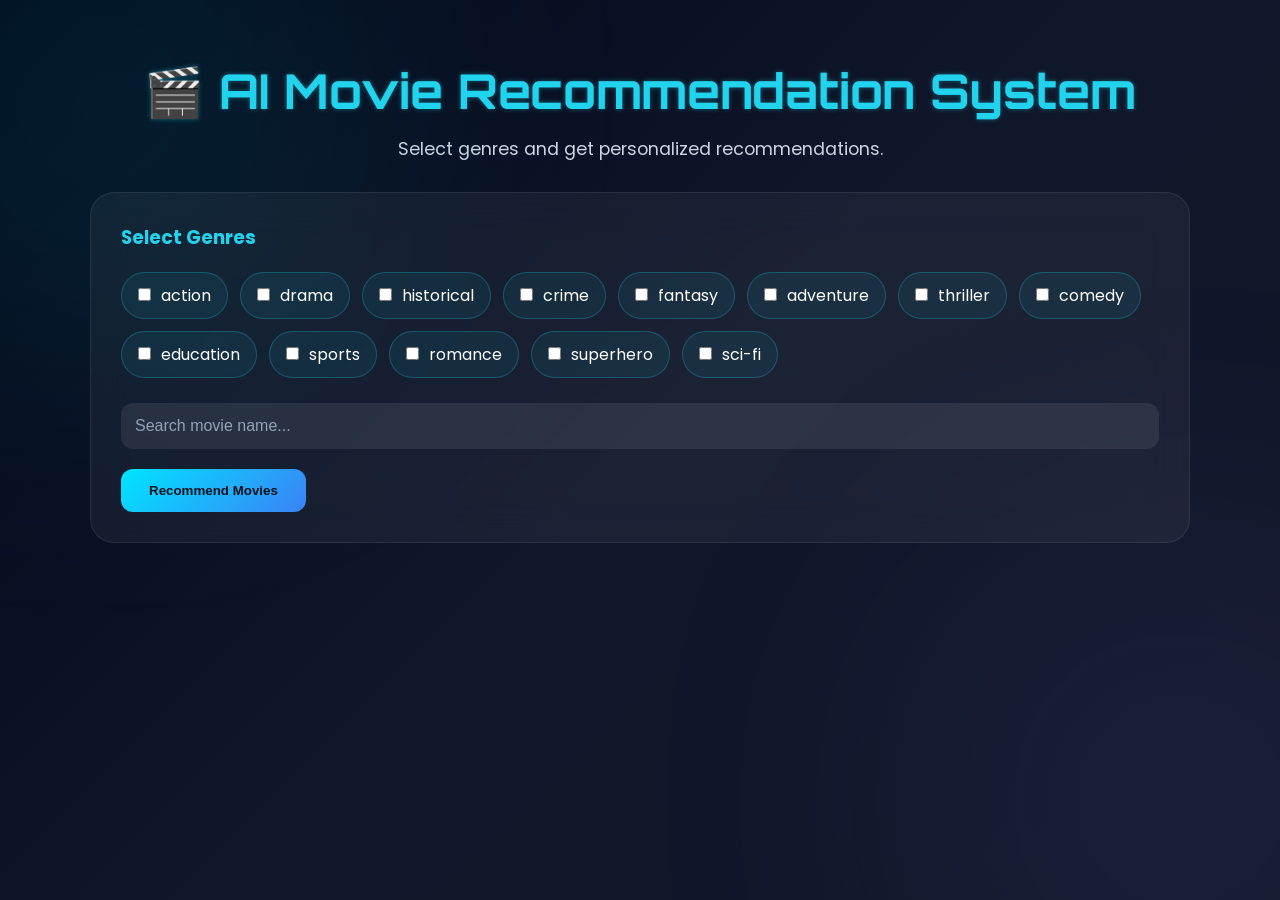
<file: AI-Movie-Recommendation-System/index.html>
<!DOCTYPE html>
<html lang="en">
<head>
    <meta charset="UTF-8">
    <meta name="viewport" content="width=device-width, initial-scale=1.0">
    <title>AI Movie Recommendation System</title>

    <link rel="stylesheet" href="style.css">
</head>
<body>

    <div class="hero">
        <h1>🎬 AI Movie Recommendation System</h1>
        <p>Select genres and get personalized recommendations.</p>
    </div>

    <div class="panel">

        <h3>Select Genres</h3>

        <div id="genres"></div>

        <input
            type="text"
            id="movieSearch"
            placeholder="Search movie name..."
            class="search-box"
            onkeypress="handleSearch(event)"
        >

        <button onclick="recommendMovies()">
            Recommend Movies
        </button>

    </div>

    <div id="topPick"></div>

    <div id="results" class="results"></div>

    <script src="script.js"></script>

</body>
</html>
</file>
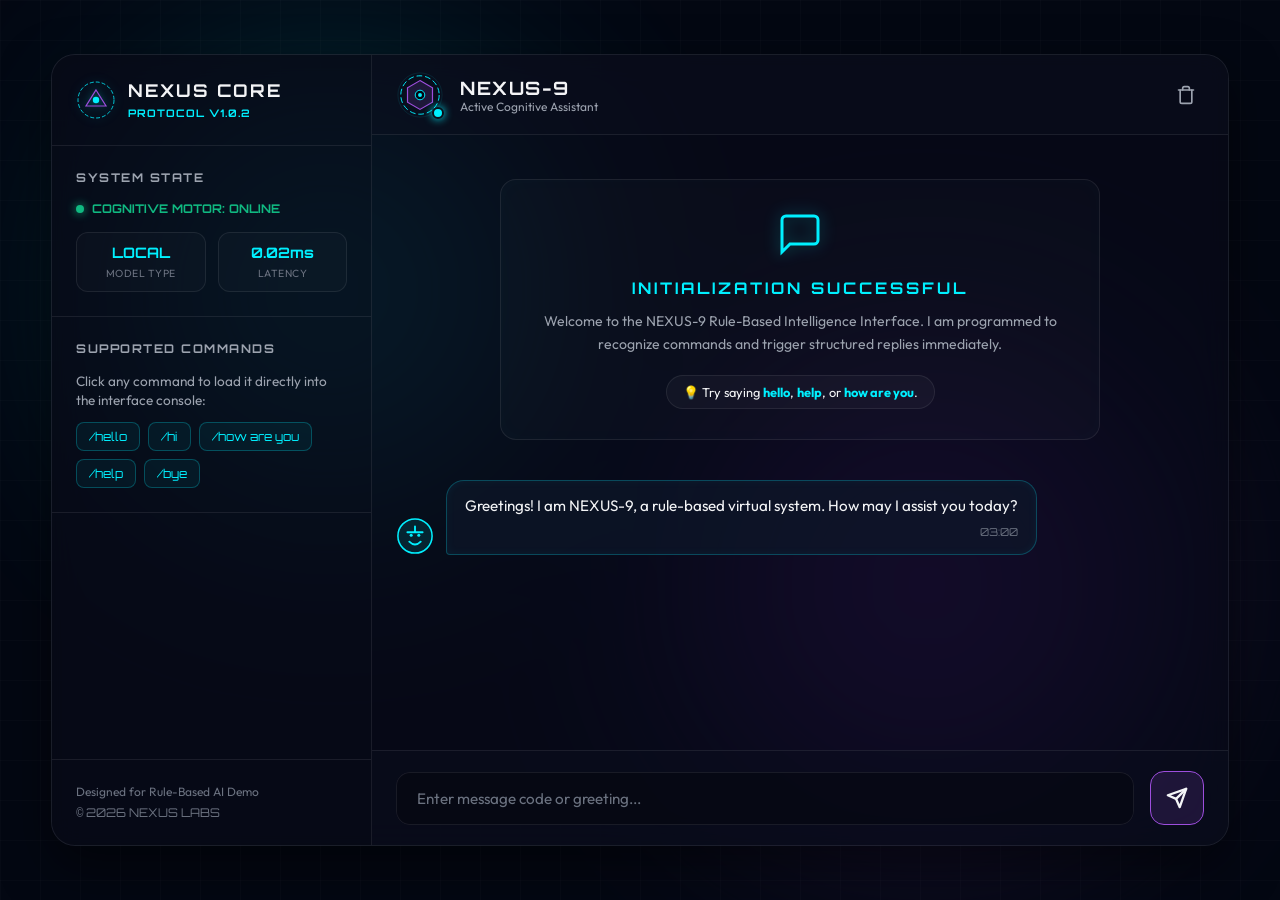
<file: Rule-Based-AI-Chatbot/index.html>
<!DOCTYPE html>
<html lang="en">
<head>
    <meta charset="UTF-8">
    <meta name="viewport" content="width=device-width, initial-scale=1.0">
    <title>NEXUS-9 // Rule-Based AI Chatbot</title>
    <!-- Link to style.css for UI styling -->
    <link rel="stylesheet" href="style.css">
    <!-- Google Fonts for premium tech typography -->
    <link rel="preconnect" href="https://fonts.googleapis.com">
    <link rel="preconnect" href="https://fonts.gstatic.com" crossorigin>
    <link href="https://fonts.googleapis.com/css2?family=Orbitron:wght@400;700;900&family=Outfit:wght@300;400;500;700&display=swap" rel="stylesheet">
</head>
<body>
    <!-- Outer ambient glowing background grid and circles -->
    <div class="bg-glow bg-glow-1"></div>
    <div class="bg-glow bg-glow-2"></div>
    <div class="grid-overlay"></div>

    <!-- Main Glassmorphic Container -->
    <div class="app-container">
        
        <!-- Sidebar Panel (Collapsible/Responsive) -->
        <aside class="sidebar" id="sidebar">
            <div class="sidebar-header">
                <!-- Glowing Cybernetic Logo -->
                <div class="sidebar-logo">
                    <svg class="logo-svg" viewBox="0 0 100 100" width="40" height="40">
                        <circle cx="50" cy="50" r="45" stroke="#00f0ff" stroke-width="2" fill="none" stroke-dasharray="10 5" class="rotator" />
                        <polygon points="50,25 75,65 25,65" stroke="#9d4edd" stroke-width="3" fill="none" />
                        <circle cx="50" cy="50" r="8" fill="#00f0ff" class="pulse-core" />
                    </svg>
                    <div>
                        <h2>NEXUS CORE</h2>
                        <span class="system-tag">PROTOCOL V1.0.2</span>
                    </div>
                </div>
            </div>

            <!-- Bot System Information Panel -->
            <div class="sidebar-section">
                <h3>SYSTEM STATE</h3>
                <div class="status-indicator">
                    <span class="status-dot pulsing"></span>
                    <span class="status-text">COGNITIVE MOTOR: ONLINE</span>
                </div>
                <div class="stats-grid">
                    <div class="stat-card">
                        <span class="stat-value">LOCAL</span>
                        <span class="stat-label">Model Type</span>
                    </div>
                    <div class="stat-card">
                        <span class="stat-value">0.02ms</span>
                        <span class="stat-label">Latency</span>
                    </div>
                </div>
            </div>

            <!-- Predefined commands for easy user interaction (Interactive Badges) -->
            <div class="sidebar-section">
                <h3>SUPPORTED COMMANDS</h3>
                <p class="section-desc">Click any command to load it directly into the interface console:</p>
                <div class="command-badges">
                    <button class="cmd-badge" onclick="loadCommand('hello')">/hello</button>
                    <button class="cmd-badge" onclick="loadCommand('hi')">/hi</button>
                    <button class="cmd-badge" onclick="loadCommand('how are you')">/how are you</button>
                    <button class="cmd-badge" onclick="loadCommand('help')">/help</button>
                    <button class="cmd-badge" onclick="loadCommand('bye')">/bye</button>
                </div>
            </div>

            <!-- Footer info inside sidebar -->
            <div class="sidebar-footer">
                <p>Designed for Rule-Based AI Demo</p>
                <p class="copyright">&copy; 2026 NEXUS LABS</p>
            </div>
        </aside>

        <!-- Main Chat Area -->
        <main class="chat-area">
            <!-- Chat Window Header -->
            <header class="chat-header">
                <!-- Mobile Sidebar Toggle Button -->
                <button class="mobile-toggle" id="mobile-toggle" aria-label="Toggle Sidebar">
                    <svg viewBox="0 0 24 24" width="24" height="24" stroke="currentColor" stroke-width="2" fill="none">
                        <line x1="3" y1="12" x2="21" y2="12"></line>
                        <line x1="3" y1="6" x2="21" y2="6"></line>
                        <line x1="3" y1="18" x2="21" y2="18"></line>
                    </svg>
                </button>

                <!-- Active Chatbot Identity Card -->
                <div class="header-bot-info">
                    <div class="bot-avatar-container">
                        <!-- Premium SVG Glowing Chatbot Avatar -->
                        <svg class="bot-avatar-svg" viewBox="0 0 100 100">
                            <!-- Outer glow circles -->
                            <circle cx="50" cy="50" r="46" stroke="rgba(0, 240, 255, 0.2)" stroke-width="1" fill="none" />
                            <circle cx="50" cy="50" r="40" stroke="#00f0ff" stroke-width="2" fill="none" stroke-dasharray="12 6" class="spinning" />
                            <!-- Futuristic Hexagonal Core -->
                            <polygon points="50,20 76,35 76,65 50,80 24,65 24,35" stroke="#9d4edd" stroke-width="2.5" fill="rgba(157, 78, 221, 0.15)" />
                            <!-- AI Eye -->
                            <circle cx="50" cy="50" r="10" stroke="#00f0ff" stroke-width="2" fill="#030712" />
                            <circle cx="50" cy="50" r="4" fill="#00f0ff" class="pulsing-eye" />
                        </svg>
                        <span class="active-pulse"></span>
                    </div>
                    <div class="header-meta">
                        <h1>NEXUS-9</h1>
                        <p class="status-sub">Active Cognitive Assistant</p>
                    </div>
                </div>

                <!-- Action Controls (e.g. Clear Chat) -->
                <div class="header-actions">
                    <button class="action-btn" id="clear-chat" title="Clear Chat History">
                        <svg viewBox="0 0 24 24" width="20" height="20" stroke="currentColor" stroke-width="2" fill="none" stroke-linecap="round" stroke-linejoin="round">
                            <polyline points="3 6 5 6 21 6"></polyline>
                            <path d="M19 6v14a2 2 0 0 1-2 2H7a2 2 0 0 1-2-2V6m3 0V4a2 2 0 0 1 2-2h4a2 2 0 0 1 2 2v2"></path>
                        </svg>
                    </button>
                </div>
            </header>

            <!-- Message Area (Auto-scrollable) -->
            <section class="messages-container" id="messages-container">
                <!-- Welcome Section (Optional / Premium Greeting Card) -->
                <div class="welcome-card" id="welcome-card">
                    <div class="welcome-icon">
                        <svg viewBox="0 0 24 24" width="48" height="48" stroke="#00f0ff" stroke-width="1.5" fill="none" class="floating">
                            <path d="M21 15a2 2 0 0 1-2 2H7l-4 4V5a2 2 0 0 1 2-2h14a2 2 0 0 1 2 2z"></path>
                        </svg>
                    </div>
                    <h2>INITIALIZATION SUCCESSFUL</h2>
                    <p>Welcome to the NEXUS-9 Rule-Based Intelligence Interface. I am programmed to recognize commands and trigger structured replies immediately.</p>
                    <div class="quick-tips">
                        <span>💡 Try saying <strong>hello</strong>, <strong>help</strong>, or <strong>how are you</strong>.</span>
                    </div>
                </div>

                <!-- Messages populate here dynamically -->
                <div class="chat-list" id="chat-list">
                    <!-- Standard initial bot greeting -->
                    <div class="message-wrapper bot-message">
                        <div class="avatar">
                            <svg viewBox="0 0 100 100" class="msg-avatar-svg">
                                <circle cx="50" cy="50" r="45" stroke="#00f0ff" stroke-width="4" fill="rgba(0, 240, 255, 0.1)" />
                                <path d="M30 40 L70 40 M50 25 L50 40 M35 65 Q50 80 65 65" stroke="#00f0ff" stroke-width="5" stroke-linecap="round" fill="none"/>
                                <circle cx="40" cy="48" r="4" fill="#00f0ff" />
                                <circle cx="60" cy="48" r="4" fill="#00f0ff" />
                            </svg>
                        </div>
                        <div class="message-bubble">
                            <div class="message-text">Greetings! I am NEXUS-9, a rule-based virtual system. How may I assist you today?</div>
                            <span class="message-time" id="initial-time">00:00</span>
                        </div>
                    </div>
                </div>

                <!-- Typing Indicator Bubble (Hidden by default) -->
                <div class="message-wrapper bot-message hidden" id="typing-indicator">
                    <div class="avatar animate-pulse">
                        <svg viewBox="0 0 100 100" class="msg-avatar-svg">
                            <circle cx="50" cy="50" r="45" stroke="#00f0ff" stroke-width="4" fill="rgba(0, 240, 255, 0.1)" />
                            <path d="M30 40 L70 40 M50 25 L50 40 M35 65 Q50 80 65 65" stroke="#00f0ff" stroke-width="5" stroke-linecap="round" fill="none"/>
                        </svg>
                    </div>
                    <div class="message-bubble typing-bubble">
                        <div class="typing-animation">
                            <span class="typing-dot"></span>
                            <span class="typing-dot"></span>
                            <span class="typing-dot"></span>
                        </div>
                    </div>
                </div>
            </section>

            <!-- User Input Console -->
            <footer class="input-panel">
                <form id="chat-form" class="chat-form">
                    <div class="input-container">
                        <input type="text" id="chat-input" placeholder="Enter message code or greeting..." autocomplete="off" maxlength="500">
                        <span class="input-focus-border"></span>
                    </div>
                    <button type="submit" id="send-btn" class="send-btn" aria-label="Send message">
                        <span class="btn-glow"></span>
                        <svg viewBox="0 0 24 24" width="22" height="22" stroke="currentColor" stroke-width="2.5" fill="none" stroke-linecap="round" stroke-linejoin="round">
                            <line x1="22" y1="2" x2="11" y2="13"></line>
                            <polygon points="22 2 15 22 11 13 2 9 22 2"></polygon>
                        </svg>
                    </button>
                </form>
            </footer>
        </main>
    </div>

    <!-- Main JavaScript Logic -->
    <script src="script.js"></script>
</body>
</html>
</file>
<file: AI-Movie-Recommendation-System/style.css>
@import url('https://fonts.googleapis.com/css2?family=Orbitron:wght@500;700;900&family=Poppins:wght@300;400;500;600&display=swap');

*{
    margin:0;
    padding:0;
    box-sizing:border-box;
}

body{
    font-family:'Poppins',sans-serif;
    min-height:100vh;
    background:linear-gradient(135deg,#020617,#0f172a,#111827);
    color:white;
    overflow-x:hidden;
}

body::before{
    content:'';
    position:fixed;
    width:500px;
    height:500px;
    background:#00e5ff;
    border-radius:50%;
    top:-150px;
    left:-150px;
    filter:blur(140px);
    opacity:.12;
    z-index:-1;
}

body::after{
    content:'';
    position:fixed;
    width:500px;
    height:500px;
    background:#8b5cf6;
    border-radius:50%;
    bottom:-150px;
    right:-150px;
    filter:blur(140px);
    opacity:.12;
    z-index:-1;
}

/* Hero Section */

.hero{
    text-align:center;
    padding:60px 20px 30px;
}

.hero h1{
    font-family:'Orbitron',sans-serif;
    font-size:3rem;
    color:#22d3ee;
    text-shadow:0 0 5px rgba(34,211,238,.4);
}

.hero p{
    margin-top:15px;
    color:#cbd5e1;
    font-size:1.1rem;
}

/* Panel */

.panel{
    max-width:1100px;
    margin:auto;
    padding:30px;
    border-radius:24px;
    background:rgba(255,255,255,.05);
    backdrop-filter:blur(20px);
    border:1px solid rgba(255,255,255,.08);
}

.panel h3{
    color:#22d3ee;
    margin-bottom:20px;
}

/* Search Box */

.search-box{
    width:100%;
    padding:14px;
    margin-bottom:20px;
    border:none;
    border-radius:12px;
    background:rgba(255,255,255,.08);
    color:white;
    font-size:1rem;
    outline:none;
}

.search-box::placeholder{
    color:#94a3b8;
}

/* Genres */

#genres{
    display:flex;
    flex-wrap:wrap;
    gap:12px;
    margin-bottom:25px;
}

#genres label{
    padding:10px 16px;
    border-radius:999px;
    background:rgba(34,211,238,.08);
    border:1px solid rgba(34,211,238,.25);
    cursor:pointer;
    transition:.3s;
}

#genres label:hover{
    background:rgba(34,211,238,.18);
}

#genres input{
    margin-right:6px;
}

/* Button */

button{
    background:linear-gradient(135deg,#00e5ff,#3b82f6);
    color:#03111d;
    border:none;
    padding:14px 28px;
    border-radius:12px;
    font-weight:700;
    cursor:pointer;
    transition:.3s;
}

button:hover{
    transform:translateY(-2px);
}

/* Top Recommendation */

#topPick{
    max-width:1200px;
    margin:30px auto;
    padding:0 20px;
}

.featured{
    display:flex;
    gap:25px;
    background:rgba(255,255,255,.08);
    border:1px solid rgba(34,211,238,.25);
    border-radius:25px;
    overflow:hidden;
    backdrop-filter:blur(20px);
}

.featured img{
    width:300px;
    height:450px;
    object-fit:cover;
}

.featured-content{
    padding:25px;
    display:flex;
    flex-direction:column;
    justify-content:center;
}

.featured-content h1{
    color:#22d3ee;
    margin-bottom:15px;
}

.featured-content p{
    margin-bottom:10px;
}

/* Results */

.results{
    max-width:1200px;
    margin:40px auto;
    display:grid;
    grid-template-columns:repeat(auto-fill,minmax(260px,1fr));
    gap:24px;
    padding:0 20px;
}

/* Cards */

.card{
    background:rgba(255,255,255,.05);
    backdrop-filter:blur(15px);
    border:1px solid rgba(34,211,238,.15);
    border-radius:22px;
    overflow:hidden;
    display:flex;
    flex-direction:column;
    transition:all .35s ease;
    cursor:pointer;
}

.card:hover{
    transform:translateY(-10px) scale(1.03);
    box-shadow:
        0 0 20px rgba(34,211,238,.35),
        0 0 40px rgba(34,211,238,.15);
}

.poster{
    width:100%;
    aspect-ratio:2/3;
    object-fit:cover;
    display:block;
    transition:transform .35s ease;
}

.card:hover .poster{
    transform:scale(1.05);
}

.card h3{
    padding:15px 15px 5px;
}

.card p{
    padding:0 15px 10px;
    color:#cbd5e1;
}

.card p:first-of-type{
    color:#fbbf24;
    font-weight:600;
}

.plot{
    min-height:120px;
    font-size:.9rem;
    color:#94a3b8;
    line-height:1.5;
    padding:0 15px 15px;
}

.score{
    display:block;
    padding:0 15px 15px;
    color:#fbbf24;
    font-weight:700;
}

/* Trailer Button */

.trailer-btn{
    margin-top:auto;
    display:block;
    margin-left:15px;
    margin-right:15px;
    margin-bottom:15px;
    padding:12px;
    text-align:center;
    text-decoration:none;
    color:white;
    background:linear-gradient(135deg,#ef4444,#dc2626);
    border-radius:10px;
    font-weight:600;
    transition:.3s;
}

.trailer-btn:hover{
    transform:translateY(-2px);
}

/* Footer */

footer{
    text-align:center;
    padding:30px;
    color:#94a3b8;
}

/* Responsive */

@media (max-width:768px){

    .hero h1{
        font-size:2rem;
    }

    .featured{
        flex-direction:column;
    }

    .featured img{
        width:100%;
        height:auto;
    }

    .panel{
        padding:20px;
    }
}
</file>
<file: Rule-Based-AI-Chatbot/style.css>
/* ==========================================================================
   NEXUS-9 STYLESHEET - FUTURISTIC DARK AI GLASSMORPHIC THEME
   ========================================================================== */

/* --- Modern Custom Properties --- */
:root {
    --bg-primary: #030712;
    --bg-secondary: #0b0f19;
    --neon-cyan: #00f0ff;
    --neon-purple: #9d4edd;
    --neon-cyan-hover: #80f8ff;
    --glass-bg: rgba(11, 15, 25, 0.65);
    --glass-border: rgba(255, 255, 255, 0.08);
    --glass-border-cyan: rgba(0, 240, 255, 0.25);
    --glass-border-purple: rgba(157, 78, 221, 0.25);
    
    --text-primary: #f3f4f6;
    --text-secondary: #9ca3af;
    --text-muted: #6b7280;
    
    --font-primary: 'Outfit', 'Inter', -apple-system, sans-serif;
    --font-mono: 'Orbitron', 'Courier New', monospace;
    
    --glow-cyan: 0 0 15px rgba(0, 240, 255, 0.45);
    --glow-purple: 0 0 15px rgba(157, 78, 221, 0.45);
    
    --transition-fast: 0.2s cubic-bezier(0.4, 0, 0.2, 1);
    --transition-medium: 0.3s cubic-bezier(0.4, 0, 0.2, 1);
}

/* --- Document Resets & Base Styles --- */
* {
    margin: 0;
    padding: 0;
    box-sizing: border-box;
}

body {
    background-color: var(--bg-primary);
    color: var(--text-primary);
    font-family: var(--font-primary);
    height: 100vh;
    width: 100vw;
    overflow: hidden;
    position: relative;
    display: flex;
    justify-content: center;
    align-items: center;
}

/* --- Futuristic Ambient Glows --- */
.bg-glow {
    position: absolute;
    border-radius: 50%;
    filter: blur(120px);
    z-index: -2;
    pointer-events: none;
    opacity: 0.25;
}

.bg-glow-1 {
    width: 400px;
    height: 400px;
    background: var(--neon-cyan);
    top: 10%;
    left: 10%;
}

.bg-glow-2 {
    width: 450px;
    height: 450px;
    background: var(--neon-purple);
    bottom: 10%;
    right: 10%;
}

.grid-overlay {
    position: absolute;
    top: 0;
    left: 0;
    width: 100%;
    height: 100%;
    background-image: 
        linear-gradient(rgba(255, 255, 255, 0.015) 1px, transparent 1px),
        linear-gradient(90deg, rgba(255, 255, 255, 0.015) 1px, transparent 1px);
    background-size: 40px 40px;
    z-index: -1;
    pointer-events: none;
}

/* --- Layout Container --- */
.app-container {
    width: 92%;
    height: 88vh;
    max-width: 1200px;
    background: var(--glass-bg);
    border: 1px solid var(--glass-border);
    border-radius: 24px;
    backdrop-filter: blur(16px) saturate(180%);
    -webkit-backdrop-filter: blur(16px) saturate(180%);
    box-shadow: 0 20px 50px rgba(0, 0, 0, 0.5);
    display: flex;
    overflow: hidden;
    position: relative;
    z-index: 10;
}

/* --- Sidebar Styling --- */
.sidebar {
    width: 320px;
    border-right: 1px solid var(--glass-border);
    background: rgba(5, 8, 18, 0.4);
    display: flex;
    flex-direction: column;
    flex-shrink: 0;
    transition: var(--transition-medium);
}

.sidebar-header {
    padding: 24px;
    border-bottom: 1px solid var(--glass-border);
}

.sidebar-logo {
    display: flex;
    align-items: center;
    gap: 12px;
}

.logo-svg {
    filter: drop-shadow(0 0 4px rgba(0, 240, 255, 0.5));
}

.sidebar-logo h2 {
    font-family: var(--font-mono);
    font-size: 1.1rem;
    font-weight: 700;
    letter-spacing: 2px;
    color: var(--text-primary);
}

.system-tag {
    font-family: var(--font-mono);
    font-size: 0.65rem;
    color: var(--neon-cyan);
    font-weight: bold;
    letter-spacing: 1px;
}

.sidebar-section {
    padding: 24px;
    border-bottom: 1px solid var(--glass-border);
}

.sidebar-section h3 {
    font-family: var(--font-mono);
    font-size: 0.75rem;
    color: var(--text-secondary);
    letter-spacing: 1.5px;
    margin-bottom: 16px;
    display: flex;
    align-items: center;
}

.section-desc {
    font-size: 0.85rem;
    color: var(--text-secondary);
    margin-bottom: 12px;
    line-height: 1.4;
}

/* System State Details */
.status-indicator {
    display: flex;
    align-items: center;
    gap: 8px;
    margin-bottom: 16px;
}

.status-dot {
    width: 8px;
    height: 8px;
    background-color: #10b981;
    border-radius: 50%;
    box-shadow: 0 0 10px #10b981;
}

.status-dot.pulsing {
    animation: ledPulse 1.5s infinite alternate;
}

.status-text {
    font-family: var(--font-mono);
    font-size: 0.75rem;
    font-weight: bold;
    color: #10b981;
}

.stats-grid {
    display: grid;
    grid-template-columns: 1fr 1fr;
    gap: 12px;
}

.stat-card {
    background: rgba(255, 255, 255, 0.02);
    border: 1px solid var(--glass-border);
    border-radius: 12px;
    padding: 10px;
    text-align: center;
}

.stat-value {
    display: block;
    font-family: var(--font-mono);
    font-size: 0.9rem;
    color: var(--neon-cyan);
    font-weight: bold;
}

.stat-label {
    font-size: 0.65rem;
    color: var(--text-muted);
    text-transform: uppercase;
    letter-spacing: 0.5px;
    margin-top: 4px;
}

/* Command Badges Interaction */
.command-badges {
    display: flex;
    flex-wrap: wrap;
    gap: 8px;
}

.cmd-badge {
    background: rgba(0, 240, 255, 0.05);
    border: 1px solid var(--glass-border-cyan);
    color: var(--neon-cyan);
    font-family: var(--font-mono);
    font-size: 0.75rem;
    padding: 6px 12px;
    border-radius: 8px;
    cursor: pointer;
    transition: var(--transition-fast);
}

.cmd-badge:hover {
    background: rgba(0, 240, 255, 0.2);
    box-shadow: var(--glow-cyan);
    transform: translateY(-2px);
    color: #ffffff;
}

.sidebar-footer {
    margin-top: auto;
    padding: 24px;
    border-top: 1px solid var(--glass-border);
    font-size: 0.75rem;
    color: var(--text-muted);
}

.sidebar-footer .copyright {
    margin-top: 6px;
    font-family: var(--font-mono);
}

/* --- Chat Area Styling --- */
.chat-area {
    flex-grow: 1;
    display: flex;
    flex-direction: column;
    height: 100%;
    background: rgba(2, 4, 10, 0.2);
}

.chat-header {
    height: 80px;
    padding: 0 24px;
    border-bottom: 1px solid var(--glass-border);
    display: flex;
    align-items: center;
    justify-content: space-between;
    background: rgba(10, 15, 30, 0.4);
}

.header-bot-info {
    display: flex;
    align-items: center;
    gap: 16px;
}

.bot-avatar-container {
    position: relative;
    width: 48px;
    height: 48px;
}

.bot-avatar-svg {
    width: 100%;
    height: 100%;
}

.active-pulse {
    position: absolute;
    bottom: 0;
    right: 0;
    width: 12px;
    height: 12px;
    background: #00f0ff;
    border-radius: 50%;
    border: 2px solid var(--bg-secondary);
    box-shadow: 0 0 8px #00f0ff;
}

.header-meta h1 {
    font-size: 1.15rem;
    font-weight: 700;
    letter-spacing: 1.5px;
    font-family: var(--font-mono);
}

.status-sub {
    font-size: 0.75rem;
    color: var(--text-secondary);
    display: flex;
    align-items: center;
    gap: 5px;
}

/* Action Header Controls */
.action-btn {
    background: none;
    border: none;
    color: var(--text-secondary);
    cursor: pointer;
    padding: 8px;
    border-radius: 50%;
    transition: var(--transition-fast);
    display: flex;
    align-items: center;
    justify-content: center;
}

.action-btn:hover {
    color: var(--neon-purple);
    background: rgba(255, 255, 255, 0.05);
    box-shadow: 0 0 8px rgba(157, 78, 221, 0.3);
}

/* --- Mobile Toggle Menu --- */
.mobile-toggle {
    display: none;
    background: none;
    border: none;
    color: var(--text-primary);
    cursor: pointer;
    margin-right: 12px;
}

/* --- Chat Messages Scroll Container --- */
.messages-container {
    flex-grow: 1;
    overflow-y: auto;
    padding: 24px;
    display: flex;
    flex-direction: column;
    gap: 20px;
    scroll-behavior: smooth;
}

/* Custom Scrollbar for messages container */
.messages-container::-webkit-scrollbar {
    width: 6px;
}

.messages-container::-webkit-scrollbar-track {
    background: rgba(255, 255, 255, 0.01);
}

.messages-container::-webkit-scrollbar-thumb {
    background: rgba(0, 240, 255, 0.2);
    border-radius: 10px;
}

.messages-container::-webkit-scrollbar-thumb:hover {
    background: rgba(0, 240, 255, 0.45);
}

/* Welcome Card style */
.welcome-card {
    background: rgba(255, 255, 255, 0.02);
    border: 1px solid var(--glass-border);
    border-radius: 16px;
    padding: 30px;
    text-align: center;
    max-width: 600px;
    margin: 20px auto;
    box-shadow: inset 0 0 20px rgba(0, 240, 255, 0.02);
}

.welcome-icon {
    margin-bottom: 16px;
    filter: drop-shadow(0 0 8px rgba(0, 240, 255, 0.4));
}

.welcome-card h2 {
    font-family: var(--font-mono);
    font-size: 1rem;
    letter-spacing: 3px;
    color: var(--neon-cyan);
    margin-bottom: 12px;
}

.welcome-card p {
    font-size: 0.88rem;
    color: var(--text-secondary);
    line-height: 1.6;
    margin-bottom: 20px;
}

.quick-tips {
    display: inline-block;
    padding: 8px 16px;
    background: rgba(255, 255, 255, 0.03);
    border: 1px solid var(--glass-border);
    border-radius: 30px;
    font-size: 0.8rem;
}

.quick-tips strong {
    color: var(--neon-cyan);
}

/* Chat bubble structures */
.message-wrapper {
    display: flex;
    align-items: flex-end;
    gap: 12px;
    max-width: 80%;
    animation: fadeInUp 0.35s ease-out forwards;
}

/* Align User to the right, Bot to the left */
.user-message {
    align-self: flex-end;
    flex-direction: row-reverse;
}

.bot-message {
    align-self: flex-start;
}

.avatar {
    width: 38px;
    height: 38px;
    border-radius: 50%;
    overflow: hidden;
    flex-shrink: 0;
}

.msg-avatar-svg {
    width: 100%;
    height: 100%;
}

.message-bubble {
    padding: 14px 18px;
    border-radius: 18px;
    position: relative;
    font-size: 0.95rem;
    line-height: 1.5;
}

.bot-message .message-bubble {
    background: rgba(15, 23, 42, 0.7);
    border: 1px solid var(--glass-border-cyan);
    border-bottom-left-radius: 4px;
    color: var(--text-primary);
    box-shadow: inset 0 0 10px rgba(0, 240, 255, 0.05);
}

.user-message .message-bubble {
    background: rgba(147, 51, 234, 0.15);
    border: 1px solid var(--glass-border-purple);
    border-bottom-right-radius: 4px;
    color: var(--text-primary);
    box-shadow: inset 0 0 10px rgba(157, 78, 221, 0.05);
}

.message-text {
    word-break: break-word;
}

.message-time {
    display: block;
    font-size: 0.68rem;
    color: var(--text-muted);
    margin-top: 6px;
    text-align: right;
    font-family: var(--font-mono);
}

/* --- Typing Indicator Animation --- */
.typing-bubble {
    padding: 12px 20px;
    display: flex;
    align-items: center;
}

.typing-animation {
    display: flex;
    align-items: center;
    gap: 5px;
    height: 15px;
}

.typing-dot {
    width: 6px;
    height: 6px;
    background: var(--neon-cyan);
    border-radius: 50%;
    box-shadow: 0 0 6px var(--neon-cyan);
    animation: typingPulse 1.2s infinite ease-in-out;
}

.typing-dot:nth-child(2) {
    animation-delay: 0.2s;
}

.typing-dot:nth-child(3) {
    animation-delay: 0.4s;
}

.hidden {
    display: none !important;
}

/* --- Input Panel Area --- */
.input-panel {
    padding: 20px 24px;
    border-top: 1px solid var(--glass-border);
    background: rgba(10, 15, 30, 0.5);
}

.chat-form {
    display: flex;
    gap: 16px;
    align-items: center;
}

.input-container {
    position: relative;
    flex-grow: 1;
    border-radius: 14px;
    overflow: hidden;
}

#chat-input {
    width: 100%;
    padding: 16px 20px;
    background: rgba(5, 8, 18, 0.6);
    border: 1px solid var(--glass-border);
    border-radius: 14px;
    color: var(--text-primary);
    font-family: var(--font-primary);
    font-size: 0.95rem;
    outline: none;
    transition: var(--transition-medium);
}

#chat-input::placeholder {
    color: var(--text-muted);
}

#chat-input:focus {
    border-color: var(--neon-cyan);
    background: rgba(5, 8, 18, 0.85);
    box-shadow: 0 0 10px rgba(0, 240, 255, 0.15);
}

.send-btn {
    background: rgba(157, 78, 221, 0.15);
    border: 1px solid var(--neon-purple);
    color: var(--text-primary);
    width: 54px;
    height: 54px;
    border-radius: 14px;
    cursor: pointer;
    position: relative;
    display: flex;
    align-items: center;
    justify-content: center;
    transition: var(--transition-medium);
    flex-shrink: 0;
}

.send-btn svg {
    position: relative;
    z-index: 2;
    transition: transform var(--transition-fast);
}

.send-btn:hover {
    background: rgba(157, 78, 221, 0.35);
    box-shadow: var(--glow-purple);
    color: #ffffff;
}

.send-btn:hover svg {
    transform: translate(2px, -2px) scale(1.05);
}

.send-btn:active svg {
    transform: translate(1px, -1px) scale(0.95);
}

/* --- Keyframe Animations --- */
@keyframes ledPulse {
    from {
        opacity: 0.6;
        box-shadow: 0 0 4px #10b981;
    }
    to {
        opacity: 1;
        box-shadow: 0 0 12px #10b981;
    }
}

@keyframes spinning {
    0% {
        transform: rotate(0deg);
    }
    100% {
        transform: rotate(360deg);
    }
}

.spinning {
    animation: spinning 20s linear infinite;
}

.rotator {
    transform-origin: 50px 50px;
    animation: spinning 15s linear infinite;
}

@keyframes eyePulse {
    0%, 100% {
        transform: scale(0.9);
        opacity: 0.7;
    }
    50% {
        transform: scale(1.1);
        opacity: 1;
    }
}

.pulsing-eye {
    transform-origin: 50px 50px;
    animation: eyePulse 2s infinite ease-in-out;
}

.pulse-core {
    transform-origin: 50px 50px;
    animation: eyePulse 1.5s infinite ease-in-out;
}

@keyframes typingPulse {
    0%, 100% {
        transform: translateY(0);
        opacity: 0.3;
    }
    50% {
        transform: translateY(-6px);
        opacity: 1;
    }
}

@keyframes fadeInUp {
    from {
        opacity: 0;
        transform: translateY(15px);
    }
    to {
        opacity: 1;
        transform: translateY(0);
    }
}

@keyframes bounceFloat {
    0%, 100% {
        transform: translateY(0);
    }
    50% {
        transform: translateY(-8px);
    }
}

.floating {
    animation: bounceFloat 3s infinite ease-in-out;
}

/* --- Responsive Media Queries (Mobile & Tablet) --- */
@media (max-width: 900px) {
    .app-container {
        width: 100%;
        height: 100vh;
        border-radius: 0;
        border: none;
    }
    
    .sidebar {
        position: absolute;
        top: 0;
        left: -320px; /* Hidden offscreen */
        height: 100%;
        z-index: 100;
        background: var(--bg-secondary);
        box-shadow: 10px 0 30px rgba(0, 0, 0, 0.85);
    }
    
    .sidebar.active {
        left: 0;
    }
    
    .mobile-toggle {
        display: block;
    }
}

@media (max-width: 600px) {
    .chat-header {
        padding: 0 16px;
    }
    
    .messages-container {
        padding: 16px;
    }
    
    .message-wrapper {
        max-width: 90%;
    }
    
    .welcome-card {
        padding: 20px 15px;
        margin: 10px;
    }
    
    .input-panel {
        padding: 14px 16px;
    }
    
    .chat-form {
        gap: 10px;
    }
    
    .send-btn {
        width: 48px;
        height: 48px;
        border-radius: 12px;
    }
}
</file>
